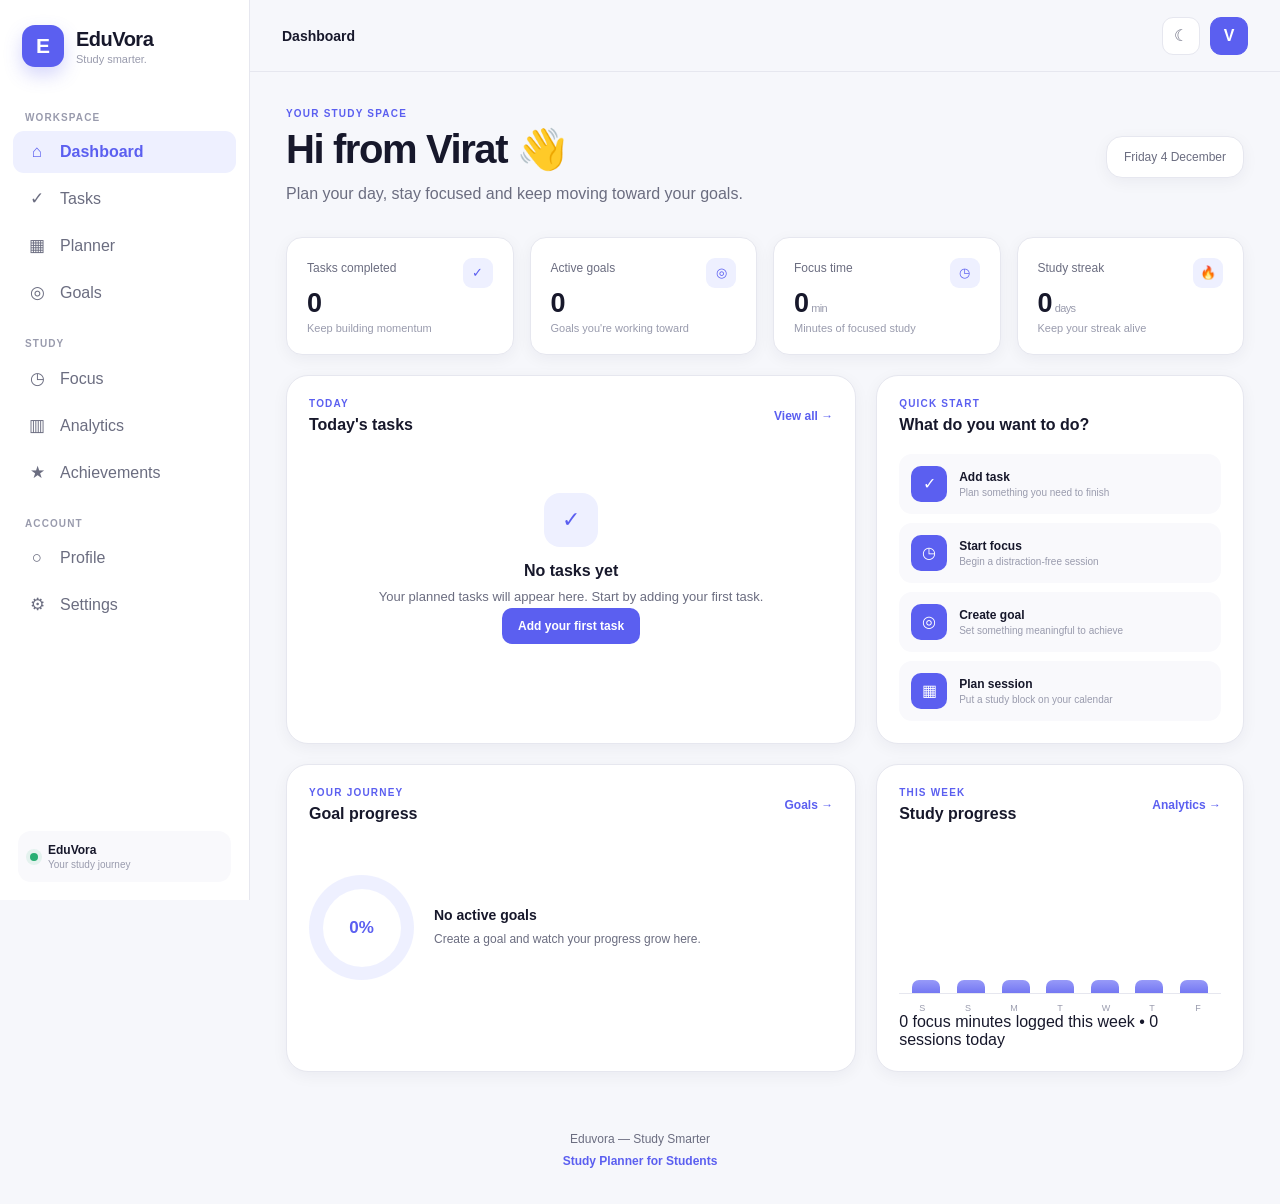
<file: index.html>
<!DOCTYPE html>
<html lang="en">
<head>

    <meta charset="UTF-8">

    <meta
        name="viewport"
        content="width=device-width, initial-scale=1.0"
    >

    <meta
        name="description"
        content="Eduvora is a modern study platform for students to plan study sessions, manage tasks, track goals, stay focused and organize their study journey."
    >

    <meta
        name="robots"
        content="index, follow"
    >

    <meta
        name="author"
        content="Eduvora"
    >

    <meta
        name="theme-color"
        content="#5b5ff0"
    >

    <meta
        name="application-name"
        content="Eduvora"
    >

    <title>Eduvora — Study Smarter</title>

    <link
        rel="stylesheet"
        href="style.css"
    >

</head>

<body>
    <div id="app" class="app-shell">

        <aside class="sidebar" id="sidebar" aria-label="Main navigation">
            <div class="brand">
                <div class="brand-logo">E</div>
                <div>
                    <h1>EduVora</h1>
                    <span>Study smarter.</span>
                </div>
            </div>

            <nav class="navigation">
                <div class="nav-group">
                    <p class="nav-section-title">Workspace</p>
                    <button class="nav-item active" type="button" data-page="dashboard">
                        <span class="nav-icon">⌂</span>
                        <span>Dashboard</span>
                    </button>
                    <button class="nav-item" type="button" data-page="tasks">
                        <span class="nav-icon">✓</span>
                        <span>Tasks</span>
                    </button>
                    <button class="nav-item" type="button" data-page="planner">
                        <span class="nav-icon">▦</span>
                        <span>Planner</span>
                    </button>
                    <button class="nav-item" type="button" data-page="goals">
                        <span class="nav-icon">◎</span>
                        <span>Goals</span>
                    </button>
                </div>

                <div class="nav-group">
                    <p class="nav-section-title">Study</p>
                    <button class="nav-item" type="button" data-page="focus">
                        <span class="nav-icon">◷</span>
                        <span>Focus</span>
                    </button>
                    <button class="nav-item" type="button" data-page="analytics">
                        <span class="nav-icon">▥</span>
                        <span>Analytics</span>
                    </button>
                    <button class="nav-item" type="button" data-page="achievements">
                        <span class="nav-icon">★</span>
                        <span>Achievements</span>
                    </button>
                </div>

                <div class="nav-group">
                    <p class="nav-section-title">Account</p>
                    <button class="nav-item" type="button" data-page="profile">
                        <span class="nav-icon">○</span>
                        <span>Profile</span>
                    </button>
                    <button class="nav-item" type="button" data-page="settings">
                        <span class="nav-icon">⚙</span>
                        <span>Settings</span>
                    </button>
                </div>
            </nav>

            <div class="sidebar-footer">
                <div class="sidebar-status">
                    <span class="status-dot"></span>
                    <div>
                        <strong>EduVora</strong>
                        <small>Your study journey</small>
                    </div>
                </div>
            </div>
        </aside>

        <main class="main">
            <header class="topbar">
                <button class="menu-button" id="menuButton" type="button" aria-label="Open navigation">☰</button>

                <div class="page-heading">
                    <span id="pageLabel">Dashboard</span>
                </div>

                <div class="topbar-actions">
                    <button class="icon-button" id="themeButton" type="button" aria-label="Toggle theme" title="Toggle theme">☾</button>
                    <button class="profile-button" id="profileButton" type="button" aria-label="Open profile">V</button>
                </div>
            </header>

            <section class="content" id="pageContent" aria-live="polite"></section>
        </main>
    </div>

    <div class="overlay" id="overlay" aria-hidden="true"></div>
    <div id="modalRoot"></div>
    <div class="toast-container" id="toastContainer" aria-live="polite"></div>

    <footer style="
    padding: 24px 36px 36px;
    text-align: center;
    color: var(--text-secondary);
    font-size: 12px;
">

    <p>
        Eduvora — Study Smarter
    </p>

    <p style="margin-top: 8px;">

        <a
            href="study-planner.html"
            style="
                color: var(--primary);
                text-decoration: none;
                font-weight: 650;
            "
        >
            Study Planner for Students
        </a>

    </p>

</footer>

    <script src="script.js"></script>
</body>
</html>
</file>
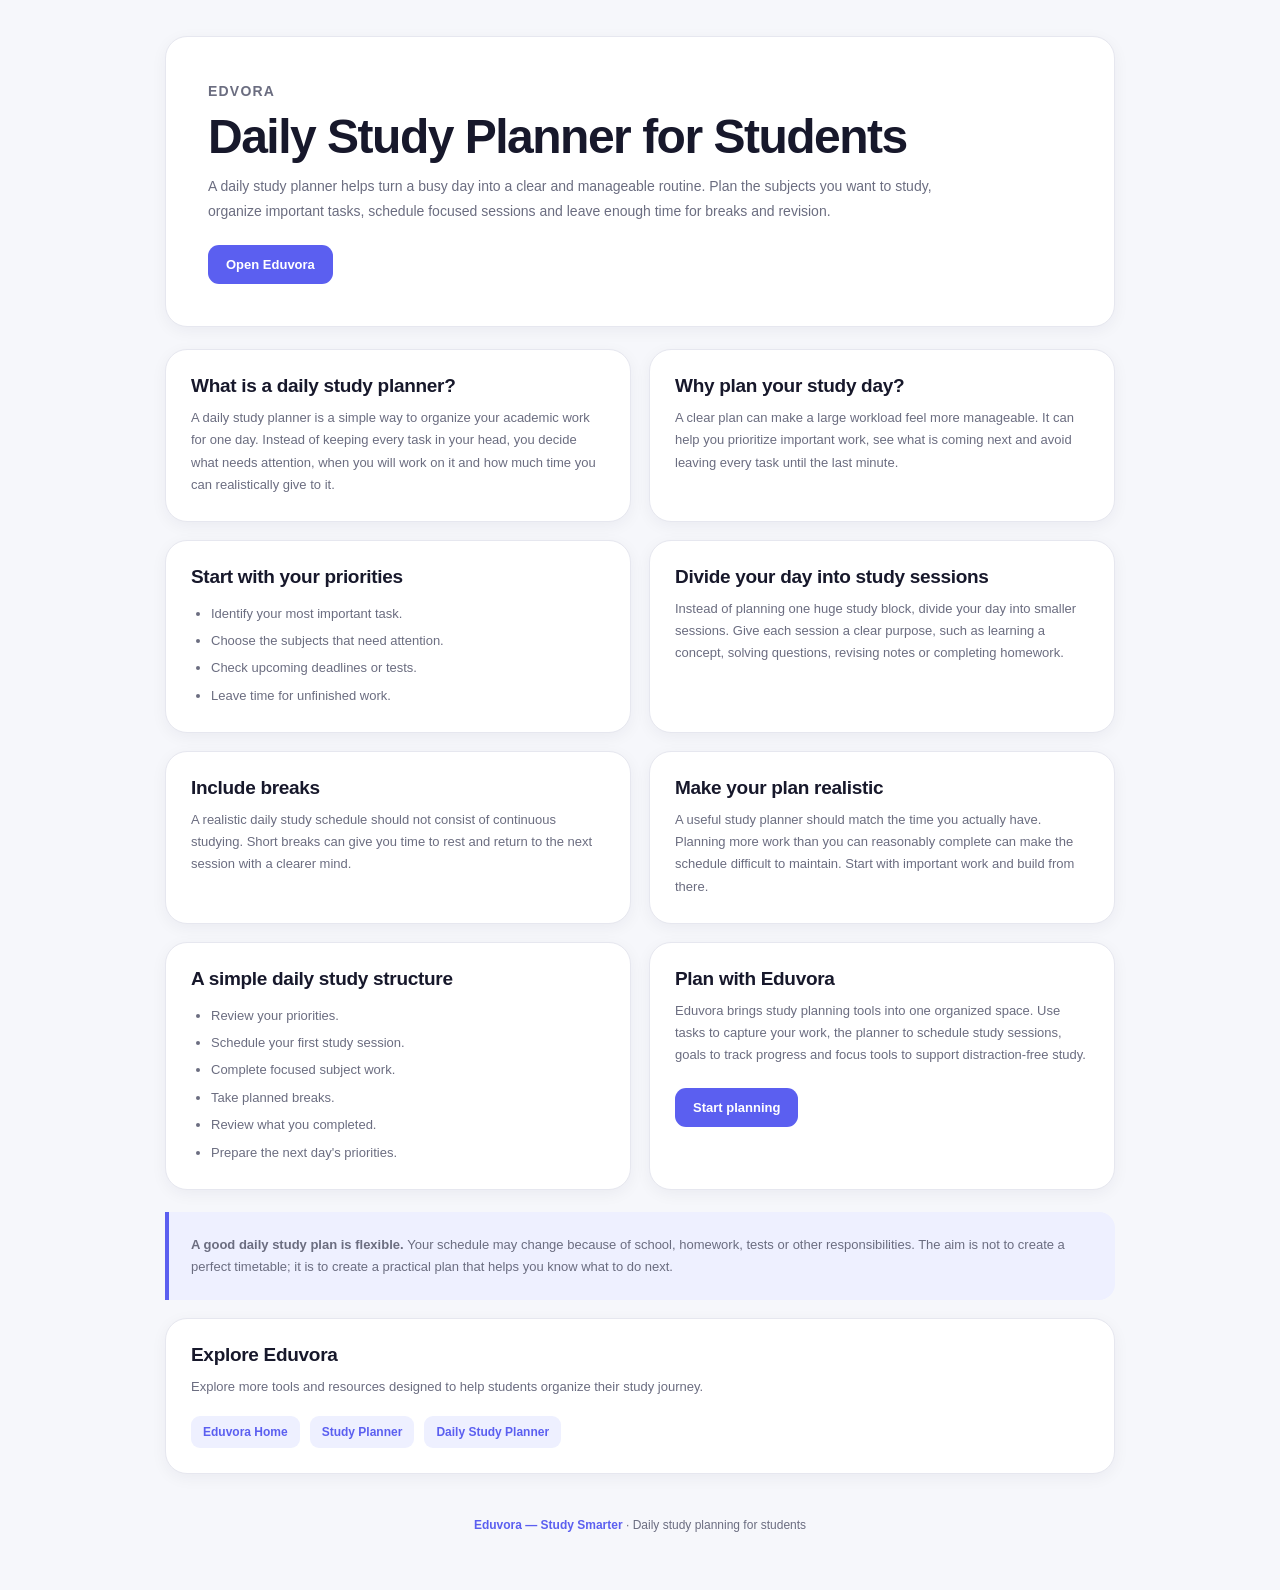
<file: daily-study-planner.html>
<!DOCTYPE html>
<html lang="en">

<head>

    <meta charset="UTF-8">

    <meta
        name="viewport"
        content="width=device-width, initial-scale=1.0"
    >

    <meta
        name="description"
        content="Create a daily study plan with Eduvora. Learn how to organize subjects, study sessions, breaks, tasks and goals into a practical daily routine."
    >

    <meta
        name="robots"
        content="index, follow"
    >

    <meta
        name="author"
        content="Eduvora"
    >

    <meta
        name="theme-color"
        content="#5b5ff0"
    >

    <title>
        Daily Study Planner for Students — Eduvora
    </title>

    <link
        rel="stylesheet"
        href="style.css"
    >

    <style>

        .seo-page {
            width: 100%;
            max-width: 950px;
            margin: 0 auto;
        }

        .seo-hero {
            padding: 42px;
            margin-bottom: 22px;

            background: var(--surface);
            border: 1px solid var(--border);
            border-radius: var(--radius-lg);

            box-shadow: var(--shadow-sm);
        }

        .seo-hero h1 {
            margin-bottom: 12px;

            font-size: clamp(
                30px,
                5vw,
                48px
            );

            line-height: 1.08;
            letter-spacing: -1.5px;
        }

        .seo-hero p {
            max-width: 760px;

            color: var(--text-secondary);

            line-height: 1.75;
            font-size: 14px;
        }

        .seo-button {
            display: inline-flex;
            align-items: center;
            justify-content: center;

            margin-top: 22px;
            padding: 12px 18px;

            border-radius: 11px;

            background: var(--primary);
            color: white;

            text-decoration: none;

            font-size: 13px;
            font-weight: 700;

            transition:
                transform var(--transition),
                background var(--transition);
        }

        .seo-button:hover {
            background: var(--primary-dark);
            transform: translateY(-2px);
        }

        .seo-grid {
            display: grid;

            grid-template-columns:
                repeat(
                    2,
                    minmax(0, 1fr)
                );

            gap: 18px;
        }

        .seo-card {
            padding: 25px;

            background: var(--surface);
            border: 1px solid var(--border);

            border-radius: var(--radius-lg);

            box-shadow: var(--shadow-sm);

            transition:
                transform var(--transition),
                box-shadow var(--transition);
        }

        .seo-card:hover {
            transform: translateY(-2px);
            box-shadow: var(--shadow-md);
        }

        .seo-card h2 {
            margin-bottom: 10px;
            font-size: 19px;
            letter-spacing: -0.3px;
        }

        .seo-card p {
            color: var(--text-secondary);

            line-height: 1.7;
            font-size: 13px;
        }

        .seo-list {
            margin-top: 14px;
            padding-left: 20px;

            color: var(--text-secondary);

            line-height: 1.8;
            font-size: 13px;
        }

        .seo-list li + li {
            margin-top: 4px;
        }

        .seo-links {
            display: flex;
            flex-wrap: wrap;

            gap: 10px;

            margin-top: 18px;
        }

        .seo-links a {
            padding: 9px 12px;

            border-radius: 9px;

            background: var(--primary-soft);
            color: var(--primary);

            text-decoration: none;

            font-size: 12px;
            font-weight: 650;

            transition:
                transform var(--transition),
                background var(--transition);
        }

        .seo-links a:hover {
            transform: translateY(-1px);
            background: var(--primary-soft);
        }

        .seo-highlight {
            margin-top: 22px;

            padding: 22px;

            border-left: 4px solid var(--primary);

            background: var(--primary-soft);

            border-radius: 0 var(--radius-md)
                var(--radius-md) 0;
        }

        .seo-highlight p {
            color: var(--text-secondary);

            font-size: 13px;
            line-height: 1.7;
        }

        .seo-footer {
            margin-top: 22px;
            padding: 22px;

            color: var(--text-secondary);

            text-align: center;
            font-size: 12px;
        }

        .seo-footer a {
            color: var(--primary);
            text-decoration: none;
            font-weight: 650;
        }

        @media (max-width: 700px) {

            .seo-hero {
                padding: 28px;
            }

            .seo-grid {
                grid-template-columns: 1fr;
            }

        }

    </style>

</head>


<body>

    <main class="content">

        <div class="seo-page">


            <!-- HERO -->

            <section class="seo-hero">

                <p class="eyebrow">
                    EDVORA
                </p>

                <h1>
                    Daily Study Planner for Students
                </h1>

                <p>
                    A daily study planner helps turn a busy day
                    into a clear and manageable routine. Plan the
                    subjects you want to study, organize important
                    tasks, schedule focused sessions and leave enough
                    time for breaks and revision.
                </p>

                <a
                    class="seo-button"
                    href="index.html"
                >
                    Open Eduvora
                </a>

            </section>


            <!-- MAIN CONTENT -->

            <section class="seo-grid">


                <article class="seo-card">

                    <h2>
                        What is a daily study planner?
                    </h2>

                    <p>
                        A daily study planner is a simple way to
                        organize your academic work for one day.
                        Instead of keeping every task in your head,
                        you decide what needs attention, when you
                        will work on it and how much time you can
                        realistically give to it.
                    </p>

                </article>


                <article class="seo-card">

                    <h2>
                        Why plan your study day?
                    </h2>

                    <p>
                        A clear plan can make a large workload feel
                        more manageable. It can help you prioritize
                        important work, see what is coming next and
                        avoid leaving every task until the last minute.
                    </p>

                </article>


                <article class="seo-card">

                    <h2>
                        Start with your priorities
                    </h2>

                    <ul class="seo-list">

                        <li>
                            Identify your most important task.
                        </li>

                        <li>
                            Choose the subjects that need attention.
                        </li>

                        <li>
                            Check upcoming deadlines or tests.
                        </li>

                        <li>
                            Leave time for unfinished work.
                        </li>

                    </ul>

                </article>


                <article class="seo-card">

                    <h2>
                        Divide your day into study sessions
                    </h2>

                    <p>
                        Instead of planning one huge study block,
                        divide your day into smaller sessions.
                        Give each session a clear purpose, such as
                        learning a concept, solving questions,
                        revising notes or completing homework.
                    </p>

                </article>


                <article class="seo-card">

                    <h2>
                        Include breaks
                    </h2>

                    <p>
                        A realistic daily study schedule should not
                        consist of continuous studying. Short breaks
                        can give you time to rest and return to the
                        next session with a clearer mind.
                    </p>

                </article>


                <article class="seo-card">

                    <h2>
                        Make your plan realistic
                    </h2>

                    <p>
                        A useful study planner should match the time
                        you actually have. Planning more work than you
                        can reasonably complete can make the schedule
                        difficult to maintain. Start with important
                        work and build from there.
                    </p>

                </article>


                <article class="seo-card">

                    <h2>
                        A simple daily study structure
                    </h2>

                    <ul class="seo-list">

                        <li>
                            Review your priorities.
                        </li>

                        <li>
                            Schedule your first study session.
                        </li>

                        <li>
                            Complete focused subject work.
                        </li>

                        <li>
                            Take planned breaks.
                        </li>

                        <li>
                            Review what you completed.
                        </li>

                        <li>
                            Prepare the next day's priorities.
                        </li>

                    </ul>

                </article>


                <article class="seo-card">

                    <h2>
                        Plan with Eduvora
                    </h2>

                    <p>
                        Eduvora brings study planning tools into
                        one organized space. Use tasks to capture
                        your work, the planner to schedule study
                        sessions, goals to track progress and focus
                        tools to support distraction-free study.
                    </p>

                    <a
                        class="seo-button"
                        href="index.html"
                    >
                        Start planning
                    </a>

                </article>


            </section>


            <!-- HIGHLIGHT -->

            <section class="seo-highlight">

                <p>
                    <strong>
                        A good daily study plan is flexible.
                    </strong>

                    Your schedule may change because of school,
                    homework, tests or other responsibilities.
                    The aim is not to create a perfect timetable;
                    it is to create a practical plan that helps
                    you know what to do next.
                </p>

            </section>


            <!-- INTERNAL LINKS -->

            <section
                class="seo-card"
                style="margin-top: 18px;"
            >

                <h2>
                    Explore Eduvora
                </h2>

                <p>
                    Explore more tools and resources designed
                    to help students organize their study journey.
                </p>

                <div class="seo-links">

                    <a href="index.html">
                        Eduvora Home
                    </a>

                    <a href="study-planner.html">
                        Study Planner
                    </a>

                    <a href="daily-study-planner.html">
                        Daily Study Planner
                    </a>

                </div>

            </section>


            <!-- FOOTER -->

            <div class="seo-footer">

                <a href="index.html">
                    Eduvora — Study Smarter
                </a>

                <span>
                    ·
                </span>

                Daily study planning for students

            </div>


        </div>

    </main>

</body>

</html>
</file>
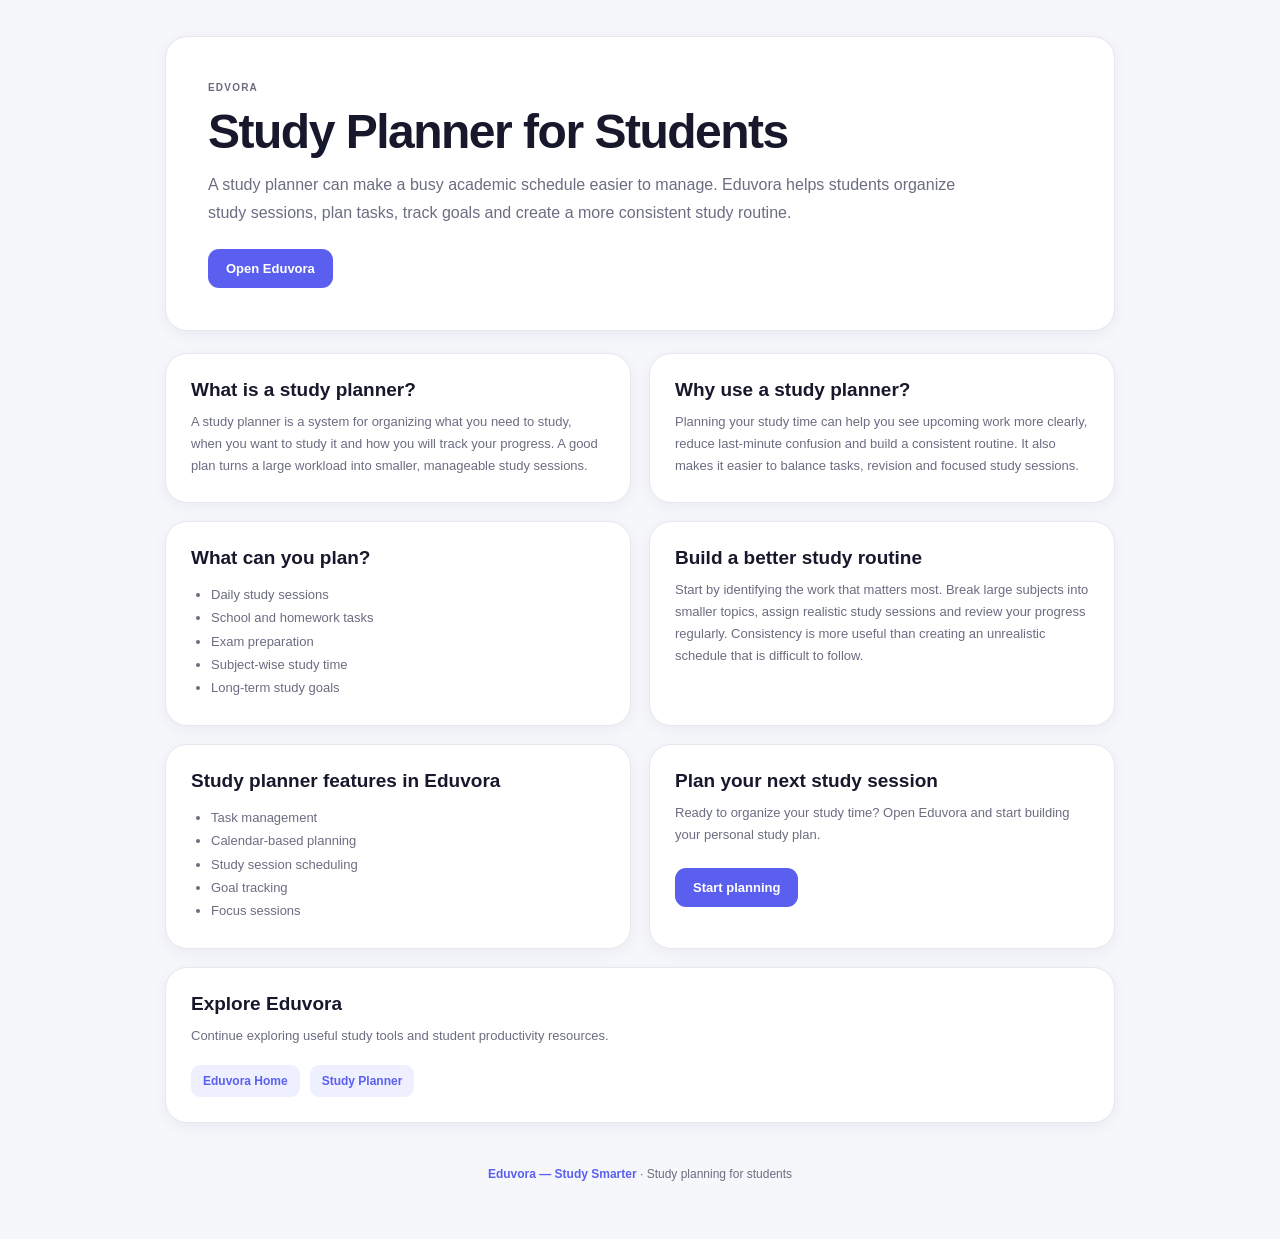
<file: study-planner.html>
<!DOCTYPE html>
<html lang="en">

<head>

    <meta charset="UTF-8">

    <meta
        name="viewport"
        content="width=device-width, initial-scale=1.0"
    >

    <meta
        name="description"
        content="Eduvora's study planner helps students organize study sessions, plan their time, manage tasks and build a consistent study routine."
    >

    <meta
        name="robots"
        content="index, follow"
    >

    <meta
        name="author"
        content="Eduvora"
    >

    <meta
        name="theme-color"
        content="#5b5ff0"
    >

    <link
        rel="canonical"
        href="https://YOUR-USERNAME.github.io/YOUR-REPOSITORY/study-planner.html"
    >

    <title>
        Study Planner for Students — Eduvora
    </title>

    <link
        rel="stylesheet"
        href="style.css"
    >

    <style>

        .seo-page {
            max-width: 950px;
            margin: 0 auto;
        }

        .seo-hero {
            padding: 42px;
            margin-bottom: 22px;
            background: var(--surface);
            border: 1px solid var(--border);
            border-radius: var(--radius-lg);
            box-shadow: var(--shadow-sm);
        }

        .seo-hero h1 {
            margin-bottom: 12px;
            font-size: clamp(30px, 5vw, 48px);
            letter-spacing: -1.5px;
        }

        .seo-hero p {
            max-width: 760px;
            color: var(--text-secondary);
            line-height: 1.75;
        }

        .seo-button {
            display: inline-flex;
            align-items: center;
            justify-content: center;
            margin-top: 22px;
            padding: 12px 18px;
            border-radius: 11px;
            background: var(--primary);
            color: white;
            text-decoration: none;
            font-size: 13px;
            font-weight: 700;
            transition:
                transform var(--transition),
                background var(--transition);
        }

        .seo-button:hover {
            background: var(--primary-dark);
            transform: translateY(-2px);
        }

        .seo-grid {
            display: grid;
            grid-template-columns: repeat(2, minmax(0, 1fr));
            gap: 18px;
        }

        .seo-card {
            padding: 25px;
            background: var(--surface);
            border: 1px solid var(--border);
            border-radius: var(--radius-lg);
            box-shadow: var(--shadow-sm);
        }

        .seo-card h2 {
            margin-bottom: 10px;
            font-size: 19px;
        }

        .seo-card p {
            color: var(--text-secondary);
            line-height: 1.7;
            font-size: 13px;
        }

        .seo-list {
            margin-top: 14px;
            padding-left: 20px;
            color: var(--text-secondary);
            line-height: 1.8;
            font-size: 13px;
        }

        .seo-links {
            display: flex;
            flex-wrap: wrap;
            gap: 10px;
            margin-top: 18px;
        }

        .seo-links a {
            padding: 9px 12px;
            border-radius: 9px;
            background: var(--primary-soft);
            color: var(--primary);
            text-decoration: none;
            font-size: 12px;
            font-weight: 650;
        }

        .seo-links a:hover {
            text-decoration: underline;
        }

        .seo-footer {
            margin-top: 22px;
            padding: 22px;
            color: var(--text-secondary);
            text-align: center;
            font-size: 12px;
        }

        .seo-footer a {
            color: var(--primary);
            text-decoration: none;
            font-weight: 650;
        }

        @media (max-width: 700px) {

            .seo-hero {
                padding: 28px;
            }

            .seo-grid {
                grid-template-columns: 1fr;
            }

        }

    </style>

</head>


<body>

    <main class="content">

        <div class="seo-page">

            <section class="seo-hero">

                <p class="eyebrow">
                    EDVORA
                </p>

                <h1>
                    Study Planner for Students
                </h1>

                <p>
                    A study planner can make a busy academic schedule
                    easier to manage. Eduvora helps students organize
                    study sessions, plan tasks, track goals and create
                    a more consistent study routine.
                </p>

                <a
                    class="seo-button"
                    href="index.html"
                >
                    Open Eduvora
                </a>

            </section>


            <section class="seo-grid">

                <article class="seo-card">

                    <h2>
                        What is a study planner?
                    </h2>

                    <p>
                        A study planner is a system for organizing
                        what you need to study, when you want to study
                        it and how you will track your progress.
                        A good plan turns a large workload into smaller,
                        manageable study sessions.
                    </p>

                </article>


                <article class="seo-card">

                    <h2>
                        Why use a study planner?
                    </h2>

                    <p>
                        Planning your study time can help you see
                        upcoming work more clearly, reduce last-minute
                        confusion and build a consistent routine.
                        It also makes it easier to balance tasks,
                        revision and focused study sessions.
                    </p>

                </article>


                <article class="seo-card">

                    <h2>
                        What can you plan?
                    </h2>

                    <ul class="seo-list">

                        <li>
                            Daily study sessions
                        </li>

                        <li>
                            School and homework tasks
                        </li>

                        <li>
                            Exam preparation
                        </li>

                        <li>
                            Subject-wise study time
                        </li>

                        <li>
                            Long-term study goals
                        </li>

                    </ul>

                </article>


                <article class="seo-card">

                    <h2>
                        Build a better study routine
                    </h2>

                    <p>
                        Start by identifying the work that matters most.
                        Break large subjects into smaller topics, assign
                        realistic study sessions and review your progress
                        regularly. Consistency is more useful than creating
                        an unrealistic schedule that is difficult to follow.
                    </p>

                </article>


                <article class="seo-card">

                    <h2>
                        Study planner features in Eduvora
                    </h2>

                    <ul class="seo-list">

                        <li>
                            Task management
                        </li>

                        <li>
                            Calendar-based planning
                        </li>

                        <li>
                            Study session scheduling
                        </li>

                        <li>
                            Goal tracking
                        </li>

                        <li>
                            Focus sessions
                        </li>

                    </ul>

                </article>


                <article class="seo-card">

                    <h2>
                        Plan your next study session
                    </h2>

                    <p>
                        Ready to organize your study time?
                        Open Eduvora and start building your
                        personal study plan.
                    </p>

                    <a
                        class="seo-button"
                        href="index.html"
                    >
                        Start planning
                    </a>

                </article>

            </section>


            <section class="seo-card" style="margin-top: 18px;">

                <h2>
                    Explore Eduvora
                </h2>

                <p>
                    Continue exploring useful study tools and
                    student productivity resources.
                </p>

                <div class="seo-links">

                    <a href="index.html">
                        Eduvora Home
                    </a>

                    <a href="study-planner.html">
                        Study Planner
                    </a>

                </div>

            </section>


            <div class="seo-footer">

                <a href="index.html">
                    Eduvora — Study Smarter
                </a>

                <span>
                    ·
                </span>

                Study planning for students

            </div>

        </div>

    </main>

</body>

</html>
</file>
<file: style.css>
/* =========================================================
   EDUVORA — FINAL CONSOLIDATED DESIGN
========================================================= */

:root {
    --primary: #5b5ff0;
    --primary-dark: #484cd9;
    --primary-soft: #eef0ff;
    --background: #f6f7fb;
    --surface: #ffffff;
    --surface-soft: #f9f9fc;
    --text: #17182b;
    --text-secondary: #6b6d80;
    --text-muted: #999bad;
    --border: #e6e7ef;
    --success: #27ae72;
    --success-soft: #eaf9f2;
    --warning: #d98b2b;
    --warning-soft: #fff5e5;
    --danger: #e05252;
    --danger-soft: #fff0f0;
    --sidebar-width: 250px;
    --radius-sm: 10px;
    --radius-md: 16px;
    --radius-lg: 22px;
    --shadow-sm: 0 4px 16px rgba(20, 20, 50, 0.05);
    --shadow-md: 0 10px 30px rgba(20, 20, 50, 0.08);
    --transition: 180ms ease;
    --font: Inter, "Segoe UI", Roboto, Arial, sans-serif;
}

html.dark,
body.dark {
    --background: #10111a;
    --surface: #181a27;
    --surface-soft: #202230;
    --text: #f4f4fb;
    --text-secondary: #a9aabd;
    --text-muted: #77798e;
    --border: #2a2c3c;
    --primary-soft: #24265a;
    --success-soft: #163426;
    --warning-soft: #352812;
    --danger-soft: #371b1b;
}

* {
    box-sizing: border-box;
    margin: 0;
    padding: 0;
}

html {
    scroll-behavior: smooth;
}

body {
    min-height: 100vh;
    overflow-x: hidden;
    background: var(--background);
    color: var(--text);
    font-family: var(--font);
    transition: background var(--transition), color var(--transition);
}

button,
input,
textarea,
select {
    font: inherit;
}

button {
    border: 0;
    cursor: pointer;
    -webkit-tap-highlight-color: transparent;
}

button:focus-visible,
input:focus-visible,
textarea:focus-visible,
select:focus-visible {
    outline: 3px solid rgba(91, 95, 240, 0.26);
    outline-offset: 2px;
}

a {
    color: inherit;
    text-decoration: none;
}

.app-shell {
    display: flex;
    min-height: 100vh;
}

/* Sidebar */
.sidebar {
    position: fixed;
    inset: 0 auto 0 0;
    z-index: 100;
    width: var(--sidebar-width);
    display: flex;
    flex-direction: column;
    background: var(--surface);
    border-right: 1px solid var(--border);
    transition: transform var(--transition), background var(--transition);
}

.brand {
    display: flex;
    align-items: center;
    gap: 12px;
    padding: 25px 22px 28px;
}

.brand-logo {
    width: 42px;
    height: 42px;
    display: grid;
    place-items: center;
    border-radius: 13px;
    background: var(--primary);
    color: white;
    font-size: 21px;
    font-weight: 800;
    box-shadow: 0 8px 18px rgba(91, 95, 240, 0.25);
}

.brand h1 {
    font-size: 20px;
    letter-spacing: -0.5px;
}

.brand span {
    display: block;
    margin-top: 2px;
    color: var(--text-muted);
    font-size: 11px;
}

.navigation {
    flex: 1;
    padding: 0 13px;
    overflow-y: auto;
}

.nav-group + .nav-group {
    margin-top: 7px;
}

.nav-section-title {
    padding: 17px 12px 8px;
    color: var(--text-muted);
    font-size: 10px;
    font-weight: 800;
    letter-spacing: 1.1px;
    text-transform: uppercase;
}

.nav-item {
    width: 100%;
    display: flex;
    align-items: center;
    gap: 12px;
    margin-bottom: 4px;
    padding: 11px 13px;
    border-radius: 11px;
    background: transparent;
    color: var(--text-secondary);
    text-align: left;
    transition: background var(--transition), color var(--transition), transform var(--transition);
}

.nav-item:hover {
    background: var(--surface-soft);
    color: var(--text);
}

.nav-item.active {
    background: var(--primary-soft);
    color: var(--primary);
    font-weight: 700;
}

.nav-icon {
    width: 22px;
    display: inline-grid;
    place-items: center;
    font-size: 17px;
}

.sidebar-footer {
    padding: 18px;
}

.sidebar-status {
    display: flex;
    align-items: center;
    gap: 10px;
    padding: 12px;
    border-radius: 13px;
    background: var(--surface-soft);
}

.status-dot {
    width: 8px;
    height: 8px;
    flex-shrink: 0;
    border-radius: 50%;
    background: var(--success);
    box-shadow: 0 0 0 4px rgba(39, 174, 114, 0.1);
}

.sidebar-status strong {
    display: block;
    font-size: 12px;
}

.sidebar-status small {
    display: block;
    margin-top: 2px;
    color: var(--text-muted);
    font-size: 10px;
}

/* Main + topbar */
.main {
    width: calc(100% - var(--sidebar-width));
    min-height: 100vh;
    margin-left: var(--sidebar-width);
}

.topbar {
    position: sticky;
    top: 0;
    z-index: 80;
    height: 72px;
    display: flex;
    align-items: center;
    justify-content: space-between;
    padding: 0 32px;
    background: var(--background);
    border-bottom: 1px solid var(--border);
}

.page-heading {
    font-size: 14px;
    font-weight: 700;
}

.topbar-actions {
    display: flex;
    align-items: center;
    gap: 10px;
}

.icon-button,
.profile-button,
.menu-button {
    display: grid;
    place-items: center;
    border-radius: 11px;
    border: 1px solid var(--border);
    background: var(--surface);
    color: var(--text-secondary);
    transition: transform var(--transition), border-color var(--transition), background var(--transition);
}

.icon-button,
.profile-button {
    width: 38px;
    height: 38px;
}

.icon-button:hover,
.profile-button:hover,
.menu-button:hover {
    transform: translateY(-1px);
    border-color: var(--primary);
}

.profile-button {
    border-color: var(--primary);
    background: var(--primary);
    color: #fff;
    font-weight: 800;
}

.menu-button {
    display: none;
    width: 38px;
    height: 38px;
    font-size: 18px;
    color: var(--text);
}

/* Content */
.content {
    width: 100%;
    max-width: 1500px;
    margin: 0 auto;
    padding: 36px;
}

.page-intro {
    display: flex;
    align-items: center;
    justify-content: space-between;
    gap: 25px;
    margin-bottom: 25px;
}

.page-intro h2 {
    margin-bottom: 7px;
    font-size: clamp(26px, 3vw, 36px);
    letter-spacing: -1px;
}

.page-intro > div > p:not(.eyebrow) {
    color: var(--text-secondary);
    font-size: 13px;
    line-height: 1.55;
}

.eyebrow {
    margin-bottom: 7px;
    color: var(--primary);
    font-size: 10px;
    font-weight: 800;
    letter-spacing: 1.2px;
}

.panel {
    min-width: 0;
    padding: 22px;
    border: 1px solid var(--border);
    border-radius: var(--radius-lg);
    background: var(--surface);
    box-shadow: var(--shadow-sm);
}

.panel-header,
.section-header {
    display: flex;
    align-items: center;
    justify-content: space-between;
    gap: 20px;
    margin-bottom: 20px;
}

.panel-header h3,
.section-header h3 {
    font-size: 16px;
}

.primary-button,
.secondary-button,
.danger-button,
.text-button,
.icon-action {
    transition: transform var(--transition), background var(--transition), border-color var(--transition), opacity var(--transition);
}

.primary-button {
    padding: 11px 16px;
    border-radius: 10px;
    background: var(--primary);
    color: white;
    font-size: 12px;
    font-weight: 700;
}

.primary-button:hover {
    transform: translateY(-1px);
    background: var(--primary-dark);
}

.secondary-button {
    padding: 10px 14px;
    border-radius: 10px;
    border: 1px solid var(--border);
    background: var(--surface-soft);
    color: var(--text);
    font-size: 12px;
    font-weight: 650;
}

.secondary-button:hover {
    border-color: var(--primary);
}

.danger-button {
    padding: 10px 14px;
    border-radius: 10px;
    border: 1px solid transparent;
    background: var(--danger-soft);
    color: var(--danger);
    font-size: 12px;
    font-weight: 700;
}

.danger-button:hover {
    border-color: var(--danger);
}

.text-button {
    background: transparent;
    color: var(--primary);
    font-size: 12px;
    font-weight: 700;
}

.text-button:hover {
    text-decoration: underline;
}

/* Dashboard */
.welcome-section {
    display: flex;
    align-items: center;
    justify-content: space-between;
    gap: 30px;
    margin-bottom: 30px;
}

.welcome-copy h2 {
    font-size: clamp(28px, 4vw, 40px);
    letter-spacing: -1.4px;
}

.welcome-text {
    max-width: 620px;
    margin-top: 8px;
    color: var(--text-secondary);
    line-height: 1.6;
}

.date-card {
    flex-shrink: 0;
    padding: 13px 17px;
    border: 1px solid var(--border);
    border-radius: var(--radius-md);
    background: var(--surface);
    box-shadow: var(--shadow-sm);
    color: var(--text-secondary);
    font-size: 12px;
}

.stats-grid {
    display: grid;
    grid-template-columns: repeat(4, 1fr);
    gap: 16px;
    margin-bottom: 20px;
}

.stat-card {
    padding: 20px;
    border: 1px solid var(--border);
    border-radius: var(--radius-md);
    background: var(--surface);
    box-shadow: var(--shadow-sm);
}

.stat-card-top {
    display: flex;
    align-items: center;
    justify-content: space-between;
    gap: 10px;
}

.stat-label {
    display: block;
    margin-bottom: 10px;
    color: var(--text-secondary);
    font-size: 12px;
}

.stat-icon {
    width: 30px;
    height: 30px;
    display: grid;
    place-items: center;
    border-radius: 9px;
    background: var(--primary-soft);
    color: var(--primary);
    font-size: 13px;
}

.stat-card strong {
    display: block;
    font-size: 27px;
    letter-spacing: -0.7px;
}

.stat-card small {
    display: block;
    margin-top: 3px;
    color: var(--text-muted);
    font-size: 11px;
}

.inline-unit {
    display: inline !important;
    margin-left: 3px;
    color: var(--text-muted) !important;
    font-size: 11px !important;
    font-weight: 500;
}

.dashboard-grid {
    display: grid;
    grid-template-columns: minmax(0, 1.55fr) minmax(280px, 1fr);
    gap: 20px;
}

.tasks-panel,
.quick-panel {
    min-height: 330px;
}

.goal-panel,
.progress-panel {
    min-height: 270px;
}

.task-preview {
    min-height: 260px;
}

.empty-state {
    min-height: 230px;
    display: flex;
    flex-direction: column;
    align-items: center;
    justify-content: center;
    padding: 28px;
    text-align: center;
}

.empty-icon {
    width: 54px;
    height: 54px;
    display: grid;
    place-items: center;
    margin-bottom: 15px;
    border-radius: 16px;
    background: var(--primary-soft);
    color: var(--primary);
    font-size: 22px;
}

.empty-state h4 {
    margin-bottom: 7px;
    font-size: 16px;
}

.empty-state p {
    max-width: 410px;
    color: var(--text-secondary);
    font-size: 13px;
    line-height: 1.6;
}

.quick-actions {
    display: flex;
    flex-direction: column;
    gap: 9px;
}

.quick-action {
    width: 100%;
    display: flex;
    align-items: center;
    gap: 12px;
    padding: 12px;
    border-radius: 13px;
    background: var(--surface-soft);
    color: var(--text);
    text-align: left;
    transition: transform var(--transition), background var(--transition);
}

.quick-action:hover {
    transform: translateX(3px);
    background: var(--primary-soft);
}

.quick-action > span {
    width: 36px;
    height: 36px;
    display: grid;
    place-items: center;
    flex-shrink: 0;
    border-radius: 10px;
    background: var(--primary);
    color: #fff;
}

.quick-action strong {
    display: block;
    font-size: 12px;
}

.quick-action small {
    display: block;
    margin-top: 3px;
    color: var(--text-muted);
    font-size: 10px;
}

.goal-empty {
    min-height: 170px;
    display: flex;
    align-items: center;
    gap: 20px;
}

.goal-ring {
    position: relative;
    width: 105px;
    height: 105px;
    display: grid;
    place-items: center;
    flex-shrink: 0;
    border-radius: 50%;
    background: conic-gradient(var(--primary) 0deg, var(--primary-soft) 0deg);
}

.goal-ring::after {
    content: "";
    position: absolute;
    width: 78px;
    height: 78px;
    border-radius: 50%;
    background: var(--surface);
}

.goal-ring span {
    position: relative;
    z-index: 1;
    color: var(--primary);
    font-size: 17px;
    font-weight: 800;
}

.goal-empty h4 {
    margin-bottom: 7px;
    font-size: 14px;
}

.goal-empty p {
    max-width: 280px;
    color: var(--text-secondary);
    font-size: 12px;
    line-height: 1.55;
}

.progress-placeholder {
    min-height: 170px;
    display: flex;
    flex-direction: column;
    justify-content: flex-end;
}

.progress-bars {
    height: 125px;
    display: flex;
    align-items: flex-end;
    justify-content: space-around;
    gap: 10px;
    padding: 0 10px;
    border-bottom: 1px solid var(--border);
}

.progress-bars span {
    width: 100%;
    max-width: 28px;
    min-height: 8px;
    border-radius: 7px 7px 0 0;
    background: linear-gradient(to top, var(--primary), #8588f7);
    opacity: 0.85;
}

.progress-days {
    display: grid;
    grid-template-columns: repeat(7, 1fr);
    padding-top: 9px;
    color: var(--text-muted);
    font-size: 9px;
    text-align: center;
}

/* Tasks */
.task-filters {
    display: flex;
    gap: 7px;
    flex-wrap: wrap;
}

.filter-button {
    padding: 8px 10px;
    border-radius: 9px;
    border: 1px solid var(--border);
    background: var(--surface-soft);
    color: var(--text-secondary);
    font-size: 11px;
}

.filter-button.active {
    border-color: var(--primary);
    background: var(--primary-soft);
    color: var(--primary);
    font-weight: 700;
}

.task-items {
    display: flex;
    flex-direction: column;
    gap: 9px;
}

.task-item {
    display: flex;
    align-items: center;
    gap: 12px;
    padding: 14px;
    border: 1px solid var(--border);
    border-radius: 14px;
    background: var(--surface);
}

.task-item.completed {
    opacity: 0.66;
}

.task-item.completed h4 {
    text-decoration: line-through;
}

.task-check {
    width: 22px;
    height: 22px;
    display: grid;
    place-items: center;
    flex-shrink: 0;
    border: 1px solid var(--border);
    border-radius: 7px;
    background: var(--surface-soft);
    color: white;
    font-size: 12px;
}

.task-item.completed .task-check {
    border-color: var(--primary);
    background: var(--primary);
}

.task-item-content {
    min-width: 0;
    flex: 1;
}

.task-item-content h4 {
    font-size: 13px;
    overflow: hidden;
    text-overflow: ellipsis;
    white-space: nowrap;
}

.task-meta {
    display: flex;
    align-items: center;
    gap: 8px;
    flex-wrap: wrap;
    margin-top: 5px;
    color: var(--text-muted);
    font-size: 10px;
}

.priority-badge,
.status-badge {
    padding: 3px 7px;
    border-radius: 999px;
    font-weight: 700;
}

.priority-high {
    background: var(--danger-soft);
    color: var(--danger);
}

.priority-medium {
    background: var(--warning-soft);
    color: var(--warning);
}

.priority-low {
    background: var(--success-soft);
    color: var(--success);
}

.task-actions {
    display: flex;
    align-items: center;
    gap: 5px;
}

.icon-action {
    width: 30px;
    height: 30px;
    display: grid;
    place-items: center;
    border-radius: 8px;
    background: transparent;
    color: var(--text-muted);
}

.icon-action:hover {
    background: var(--surface-soft);
    color: var(--text);
}

.icon-action.danger:hover {
    color: var(--danger);
}

/* Planner */
.planner-layout {
    display: grid;
    grid-template-columns: minmax(0, 1.65fr) minmax(290px, 0.85fr);
    gap: 18px;
}

.planner-calendar-wrap {
    overflow: hidden;
}

.planner-calendar-head {
    display: flex;
    align-items: center;
    justify-content: space-between;
    gap: 15px;
    margin-bottom: 18px;
}

.planner-calendar-title {
    font-size: 17px;
    font-weight: 800;
}

.planner-controls {
    display: flex;
    align-items: center;
    gap: 6px;
}

.planner-nav-button,
.planner-today-button {
    height: 32px;
    display: grid;
    place-items: center;
    border: 1px solid var(--border);
    border-radius: 9px;
    background: var(--surface);
    color: var(--text-secondary);
    font-size: 11px;
}

.planner-nav-button {
    width: 32px;
}

.planner-today-button {
    padding: 0 11px;
}

.planner-nav-button:hover,
.planner-today-button:hover {
    border-color: var(--primary);
    background: var(--primary-soft);
    color: var(--primary);
}

.planner-weekdays,
.planner-calendar-grid {
    display: grid;
    grid-template-columns: repeat(7, minmax(0, 1fr));
}

.planner-weekdays {
    margin-bottom: 6px;
}

.planner-weekdays span {
    padding: 6px 0;
    color: var(--text-muted);
    font-size: 9px;
    font-weight: 700;
    text-align: center;
}

.planner-calendar-grid {
    gap: 6px;
}

.planner-day {
    min-height: 78px;
    padding: 9px;
    display: flex;
    flex-direction: column;
    align-items: flex-start;
    justify-content: space-between;
    border: 1px solid var(--border);
    border-radius: 11px;
    background: var(--surface);
    color: var(--text);
    text-align: left;
    transition: border-color var(--transition), background var(--transition), transform var(--transition);
}

.planner-day:hover {
    transform: translateY(-1px);
    border-color: var(--primary);
}

.planner-day.empty {
    visibility: hidden;
}

.planner-day.today {
    box-shadow: inset 0 0 0 2px rgba(91, 95, 240, 0.18);
}

.planner-day.selected {
    border-color: var(--primary);
    background: var(--primary-soft);
}

.planner-day-number {
    font-size: 11px;
    font-weight: 800;
}

.planner-day-dot {
    min-width: 20px;
    padding: 3px 5px;
    border-radius: 999px;
    background: var(--primary);
    color: #fff;
    font-size: 9px;
    font-weight: 800;
    text-align: center;
}

.planner-session-list {
    display: flex;
    flex-direction: column;
    gap: 9px;
}

.planner-session {
    display: grid;
    grid-template-columns: auto auto 1fr auto auto;
    align-items: center;
    gap: 10px;
    padding: 12px;
    border: 1px solid var(--border);
    border-radius: 12px;
    background: var(--surface-soft);
}

.planner-session.completed {
    opacity: 0.62;
}

.planner-session.completed .planner-session-content h4 {
    text-decoration: line-through;
}

.session-check {
    width: 22px;
    height: 22px;
    display: grid;
    place-items: center;
    border-radius: 7px;
    border: 1px solid var(--border);
    background: var(--surface);
    color: white;
}

.planner-session.completed .session-check {
    border-color: var(--primary);
    background: var(--primary);
}

.session-time {
    min-width: 50px;
    color: var(--text-secondary);
    font-size: 10px;
}

.session-topic {
    min-width: 0;
}

.session-topic h4 {
    overflow: hidden;
    font-size: 12px;
    text-overflow: ellipsis;
    white-space: nowrap;
}

.session-topic p {
    margin-top: 3px;
    color: var(--text-muted);
    font-size: 10px;
}

.session-duration {
    color: var(--text-muted);
    font-size: 10px;
    white-space: nowrap;
}

.planner-empty {
    min-height: 220px;
}

/* Goals */
.goals-grid {
    display: grid;
    grid-template-columns: 1.3fr 1fr;
    gap: 18px;
}

.goal-list {
    display: flex;
    flex-direction: column;
    gap: 10px;
}

.goal-card {
    padding: 16px;
    border: 1px solid var(--border);
    border-radius: 14px;
    background: var(--surface-soft);
}

.goal-card-top {
    display: flex;
    align-items: flex-start;
    justify-content: space-between;
    gap: 12px;
}

.goal-card h4 {
    font-size: 13px;
}

.goal-description {
    margin-top: 5px;
    color: var(--text-secondary);
    font-size: 11px;
    line-height: 1.5;
}

.goal-progress {
    height: 8px;
    margin-top: 13px;
    overflow: hidden;
    border-radius: 999px;
    background: var(--border);
}

.goal-progress span {
    display: block;
    height: 100%;
    border-radius: inherit;
    background: linear-gradient(90deg, var(--primary), #8689f7);
}

.goal-stats {
    display: flex;
    align-items: center;
    justify-content: space-between;
    margin-top: 8px;
    color: var(--text-muted);
    font-size: 10px;
}

.goal-empty-card {
    min-height: 250px;
}

/* Focus */
.focus-shell {
    display: grid;
    grid-template-columns: 1.35fr 0.9fr;
    gap: 18px;
}

.focus-card {
    padding: 34px;
    text-align: center;
}

.focus-mode {
    margin-bottom: 8px;
    color: var(--primary);
    font-size: 10px;
    font-weight: 800;
    letter-spacing: 1.1px;
}

.focus-timer {
    margin: 20px 0 8px;
    font-size: clamp(56px, 9vw, 92px);
    font-weight: 800;
    letter-spacing: -4px;
}

.focus-status {
    min-height: 20px;
    color: var(--text-secondary);
    font-size: 12px;
}

.focus-controls {
    display: flex;
    align-items: center;
    justify-content: center;
    gap: 8px;
    flex-wrap: wrap;
    margin-top: 24px;
}

.focus-presets {
    display: flex;
    justify-content: center;
    gap: 7px;
    flex-wrap: wrap;
    margin-top: 18px;
}

.preset-button {
    padding: 8px 10px;
    border-radius: 999px;
    border: 1px solid var(--border);
    background: var(--surface-soft);
    color: var(--text-secondary);
    font-size: 10px;
}

.preset-button.active {
    border-color: var(--primary);
    background: var(--primary-soft);
    color: var(--primary);
    font-weight: 700;
}

.focus-history {
    display: flex;
    flex-direction: column;
    gap: 9px;
}

.focus-history-item {
    display: flex;
    align-items: center;
    justify-content: space-between;
    gap: 10px;
    padding: 11px 12px;
    border: 1px solid var(--border);
    border-radius: 10px;
    background: var(--surface-soft);
}

.focus-history-item strong {
    font-size: 11px;
}

.focus-history-item span {
    color: var(--text-muted);
    font-size: 10px;
}

/* Analytics */
.analytics-grid {
    display: grid;
    grid-template-columns: repeat(2, minmax(0, 1fr));
    gap: 18px;
}

.analytics-stat-grid {
    display: grid;
    grid-template-columns: repeat(3, 1fr);
    gap: 10px;
}

.analytics-mini {
    padding: 13px;
    border-radius: 12px;
    background: var(--surface-soft);
}

.analytics-mini span {
    display: block;
    color: var(--text-muted);
    font-size: 9px;
}

.analytics-mini strong {
    display: block;
    margin-top: 5px;
    font-size: 18px;
}

.bar-chart {
    display: flex;
    align-items: flex-end;
    justify-content: space-between;
    gap: 8px;
    height: 210px;
    padding-top: 20px;
}

.bar-column {
    height: 100%;
    flex: 1;
    display: flex;
    flex-direction: column;
    align-items: center;
    justify-content: flex-end;
    gap: 7px;
}

.bar {
    width: min(32px, 80%);
    min-height: 4px;
    border-radius: 8px 8px 3px 3px;
    background: linear-gradient(to top, var(--primary), #888bf7);
}

.bar-label {
    color: var(--text-muted);
    font-size: 9px;
}

.distribution-list {
    display: flex;
    flex-direction: column;
    gap: 10px;
}

.distribution-row {
    display: grid;
    grid-template-columns: 85px 1fr 45px;
    align-items: center;
    gap: 9px;
}

.distribution-row > span {
    color: var(--text-secondary);
    font-size: 10px;
}

.distribution-track {
    height: 8px;
    overflow: hidden;
    border-radius: 999px;
    background: var(--border);
}

.distribution-track span {
    display: block;
    height: 100%;
    border-radius: inherit;
    background: var(--primary);
}

/* Achievements */
.achievement-grid {
    display: grid;
    grid-template-columns: repeat(3, minmax(0, 1fr));
    gap: 15px;
}

.achievement-card {
    position: relative;
    min-height: 180px;
    padding: 20px;
    border: 1px solid var(--border);
    border-radius: 16px;
    background: var(--surface);
}

.achievement-icon {
    width: 44px;
    height: 44px;
    display: grid;
    place-items: center;
    margin-bottom: 15px;
    border-radius: 12px;
    background: var(--primary-soft);
    color: var(--primary);
    font-size: 19px;
}

.achievement-card h4 {
    font-size: 13px;
}

.achievement-card p {
    margin-top: 6px;
    color: var(--text-secondary);
    font-size: 11px;
    line-height: 1.55;
}

.achievement-card.locked {
    opacity: 0.58;
}

.achievement-badge {
    position: absolute;
    top: 18px;
    right: 18px;
    padding: 4px 7px;
    border-radius: 999px;
    background: var(--success-soft);
    color: var(--success);
    font-size: 9px;
    font-weight: 800;
}

/* Profile */
.profile-layout {
    display: grid;
    grid-template-columns: minmax(0, 1.35fr) minmax(290px, 0.85fr);
    gap: 18px;
}

.profile-main-card {
    overflow: hidden;
}

.profile-hero {
    display: flex;
    align-items: center;
    gap: 18px;
    padding-bottom: 24px;
    border-bottom: 1px solid var(--border);
}

.profile-avatar {
    width: 84px;
    height: 84px;
    display: grid;
    place-items: center;
    flex-shrink: 0;
    border-radius: 24px;
    background: var(--primary);
    color: white;
    font-size: 31px;
    font-weight: 800;
    box-shadow: 0 12px 25px rgba(91, 95, 240, 0.2);
}

.profile-hero h3 {
    font-size: 24px;
}

.profile-hero p {
    margin-top: 5px;
    color: var(--text-secondary);
    font-size: 12px;
}

.profile-details {
    display: grid;
    grid-template-columns: repeat(2, minmax(0, 1fr));
    gap: 14px;
    margin-top: 22px;
}

.profile-detail {
    padding: 13px;
    border-radius: 12px;
    background: var(--surface-soft);
}

.profile-detail span {
    display: block;
    margin-bottom: 5px;
    color: var(--text-muted);
    font-size: 9px;
    font-weight: 700;
    text-transform: uppercase;
}

.profile-detail strong {
    font-size: 12px;
    font-weight: 650;
    word-break: break-word;
}

.profile-about {
    margin-top: 14px;
}

.profile-about p {
    color: var(--text-secondary);
    font-size: 12px;
    line-height: 1.65;
}

.profile-stats-list {
    display: flex;
    flex-direction: column;
    gap: 9px;
}

.profile-stat-row {
    display: flex;
    align-items: center;
    justify-content: space-between;
    gap: 10px;
    padding: 11px 12px;
    border-radius: 10px;
    background: var(--surface-soft);
}

.profile-stat-row span {
    color: var(--text-secondary);
    font-size: 10px;
}

.profile-stat-row strong {
    font-size: 12px;
}

/* Settings */
.settings-layout {
    display: flex;
    flex-direction: column;
    gap: 15px;
}

.settings-section {
    padding: 22px;
    border: 1px solid var(--border);
    border-radius: var(--radius-lg);
    background: var(--surface);
    box-shadow: var(--shadow-sm);
}

.settings-section-head {
    margin-bottom: 18px;
}

.settings-section-head h3 {
    font-size: 15px;
}

.settings-section-head p {
    margin-top: 5px;
    color: var(--text-secondary);
    font-size: 11px;
    line-height: 1.55;
}

.setting-row {
    display: flex;
    align-items: center;
    justify-content: space-between;
    gap: 20px;
    padding: 13px 0;
    border-top: 1px solid var(--border);
}

.setting-row:first-of-type {
    border-top: 0;
    padding-top: 0;
}

.setting-row:last-of-type {
    padding-bottom: 0;
}

.setting-copy strong {
    display: block;
    font-size: 12px;
}

.setting-copy span {
    display: block;
    margin-top: 4px;
    color: var(--text-muted);
    font-size: 10px;
    line-height: 1.5;
}

.setting-control {
    flex-shrink: 0;
}

.setting-control select,
.setting-control input[type="number"],
.setting-control input[type="text"] {
    min-width: 150px;
    padding: 9px 10px;
    border: 1px solid var(--border);
    border-radius: 9px;
    background: var(--surface-soft);
    color: var(--text);
    font-size: 11px;
}

.toggle {
    position: relative;
    width: 44px;
    height: 24px;
    display: inline-block;
}

.toggle input {
    width: 0;
    height: 0;
    opacity: 0;
}

.toggle-slider {
    position: absolute;
    inset: 0;
    border-radius: 999px;
    background: var(--border);
    transition: 180ms ease;
}

.toggle-slider::after {
    content: "";
    position: absolute;
    top: 3px;
    left: 3px;
    width: 18px;
    height: 18px;
    border-radius: 50%;
    background: #fff;
    box-shadow: 0 2px 5px rgba(0, 0, 0, 0.15);
    transition: 180ms ease;
}

.toggle input:checked + .toggle-slider {
    background: var(--primary);
}

.toggle input:checked + .toggle-slider::after {
    transform: translateX(20px);
}

.data-actions {
    display: flex;
    gap: 8px;
    flex-wrap: wrap;
}

.settings-version {
    color: var(--text-muted);
    font-size: 10px;
}

/* Forms + modal */
.form-grid {
    display: grid;
    grid-template-columns: repeat(2, minmax(0, 1fr));
    gap: 14px;
}

.form-group {
    display: flex;
    flex-direction: column;
    gap: 7px;
}

.form-group.full {
    grid-column: 1 / -1;
}

.form-group label {
    color: var(--text-secondary);
    font-size: 10px;
    font-weight: 700;
}

.form-group input,
.form-group textarea,
.form-group select {
    width: 100%;
    padding: 10px 11px;
    border: 1px solid var(--border);
    border-radius: 10px;
    background: var(--surface-soft);
    color: var(--text);
    font-size: 12px;
}

.form-group textarea {
    min-height: 95px;
    resize: vertical;
}

.modal-overlay {
    position: fixed;
    inset: 0;
    z-index: 200;
    display: grid;
    place-items: center;
    padding: 20px;
    background: rgba(10, 11, 20, 0.44);
    opacity: 0;
    pointer-events: none;
    transition: opacity var(--transition);
}

.modal-overlay.visible {
    opacity: 1;
    pointer-events: auto;
}

.modal {
    width: min(560px, 100%);
    max-height: min(760px, 92vh);
    overflow: auto;
    padding: 22px;
    border: 1px solid var(--border);
    border-radius: 20px;
    background: var(--surface);
    box-shadow: var(--shadow-md);
}

.modal-header {
    display: flex;
    align-items: flex-start;
    justify-content: space-between;
    gap: 20px;
    margin-bottom: 18px;
}

.modal-header h3 {
    font-size: 18px;
}

.modal-header p {
    margin-top: 4px;
    color: var(--text-secondary);
    font-size: 11px;
}

.modal-close {
    width: 32px;
    height: 32px;
    display: grid;
    place-items: center;
    border-radius: 9px;
    background: var(--surface-soft);
    color: var(--text-secondary);
}

.modal-actions {
    display: flex;
    justify-content: flex-end;
    gap: 8px;
    margin-top: 18px;
}

/* Toast */
.toast-container {
    position: fixed;
    right: 18px;
    bottom: 18px;
    z-index: 300;
    display: flex;
    flex-direction: column;
    gap: 8px;
}

.toast {
    max-width: 320px;
    padding: 11px 14px;
    border: 1px solid var(--border);
    border-radius: 11px;
    background: var(--surface);
    box-shadow: var(--shadow-md);
    color: var(--text);
    font-size: 11px;
    animation: toastIn 180ms ease both;
}

.toast.success {
    border-color: rgba(39, 174, 114, 0.35);
}

.toast.error {
    border-color: rgba(224, 82, 82, 0.35);
}

@keyframes toastIn {
    from {
        opacity: 0;
        transform: translateY(7px);
    }
    to {
        opacity: 1;
        transform: translateY(0);
    }
}

/* Mobile */
@media (max-width: 1100px) {
    .stats-grid {
        grid-template-columns: repeat(2, 1fr);
    }

    .dashboard-grid,
    .planner-layout,
    .profile-layout,
    .focus-shell,
    .goals-grid,
    .analytics-grid {
        grid-template-columns: 1fr;
    }

    .achievement-grid {
        grid-template-columns: repeat(2, 1fr);
    }
}

@media (max-width: 800px) {
    .sidebar {
        transform: translateX(-105%);
        box-shadow: var(--shadow-md);
    }

    .sidebar.mobile-open {
        transform: translateX(0);
    }

    .main {
        width: 100%;
        margin-left: 0;
    }

    .menu-button {
        display: grid;
    }

    .topbar {
        padding: 0 18px;
    }

    .content {
        padding: 24px 18px 30px;
    }

    .overlay.visible {
        opacity: 1;
        pointer-events: auto;
    }
}

@media (max-width: 600px) {
    .welcome-section,
    .page-intro {
        align-items: flex-start;
        flex-direction: column;
    }

    .date-card {
        width: 100%;
    }

    .stats-grid,
    .profile-details,
    .form-grid,
    .achievement-grid {
        grid-template-columns: 1fr;
    }

    .panel,
    .settings-section,
    .focus-card {
        padding: 18px;
    }

    .planner-calendar-grid {
        gap: 4px;
    }

    .planner-day {
        min-height: 64px;
        padding: 7px;
    }

    .planner-session {
        grid-template-columns: auto 1fr auto;
    }

    .session-time {
        display: none;
    }

    .session-duration {
        grid-column: 2;
        justify-self: start;
    }

    .setting-row {
        align-items: flex-start;
        flex-direction: column;
        gap: 12px;
    }

    .setting-control {
        width: 100%;
    }

    .setting-control select,
    .setting-control input[type="number"],
    .setting-control input[type="text"] {
        width: 100%;
    }

    .analytics-stat-grid {
        grid-template-columns: 1fr;
    }

    .profile-hero {
        align-items: flex-start;
        flex-direction: column;
    }
}
</file>
